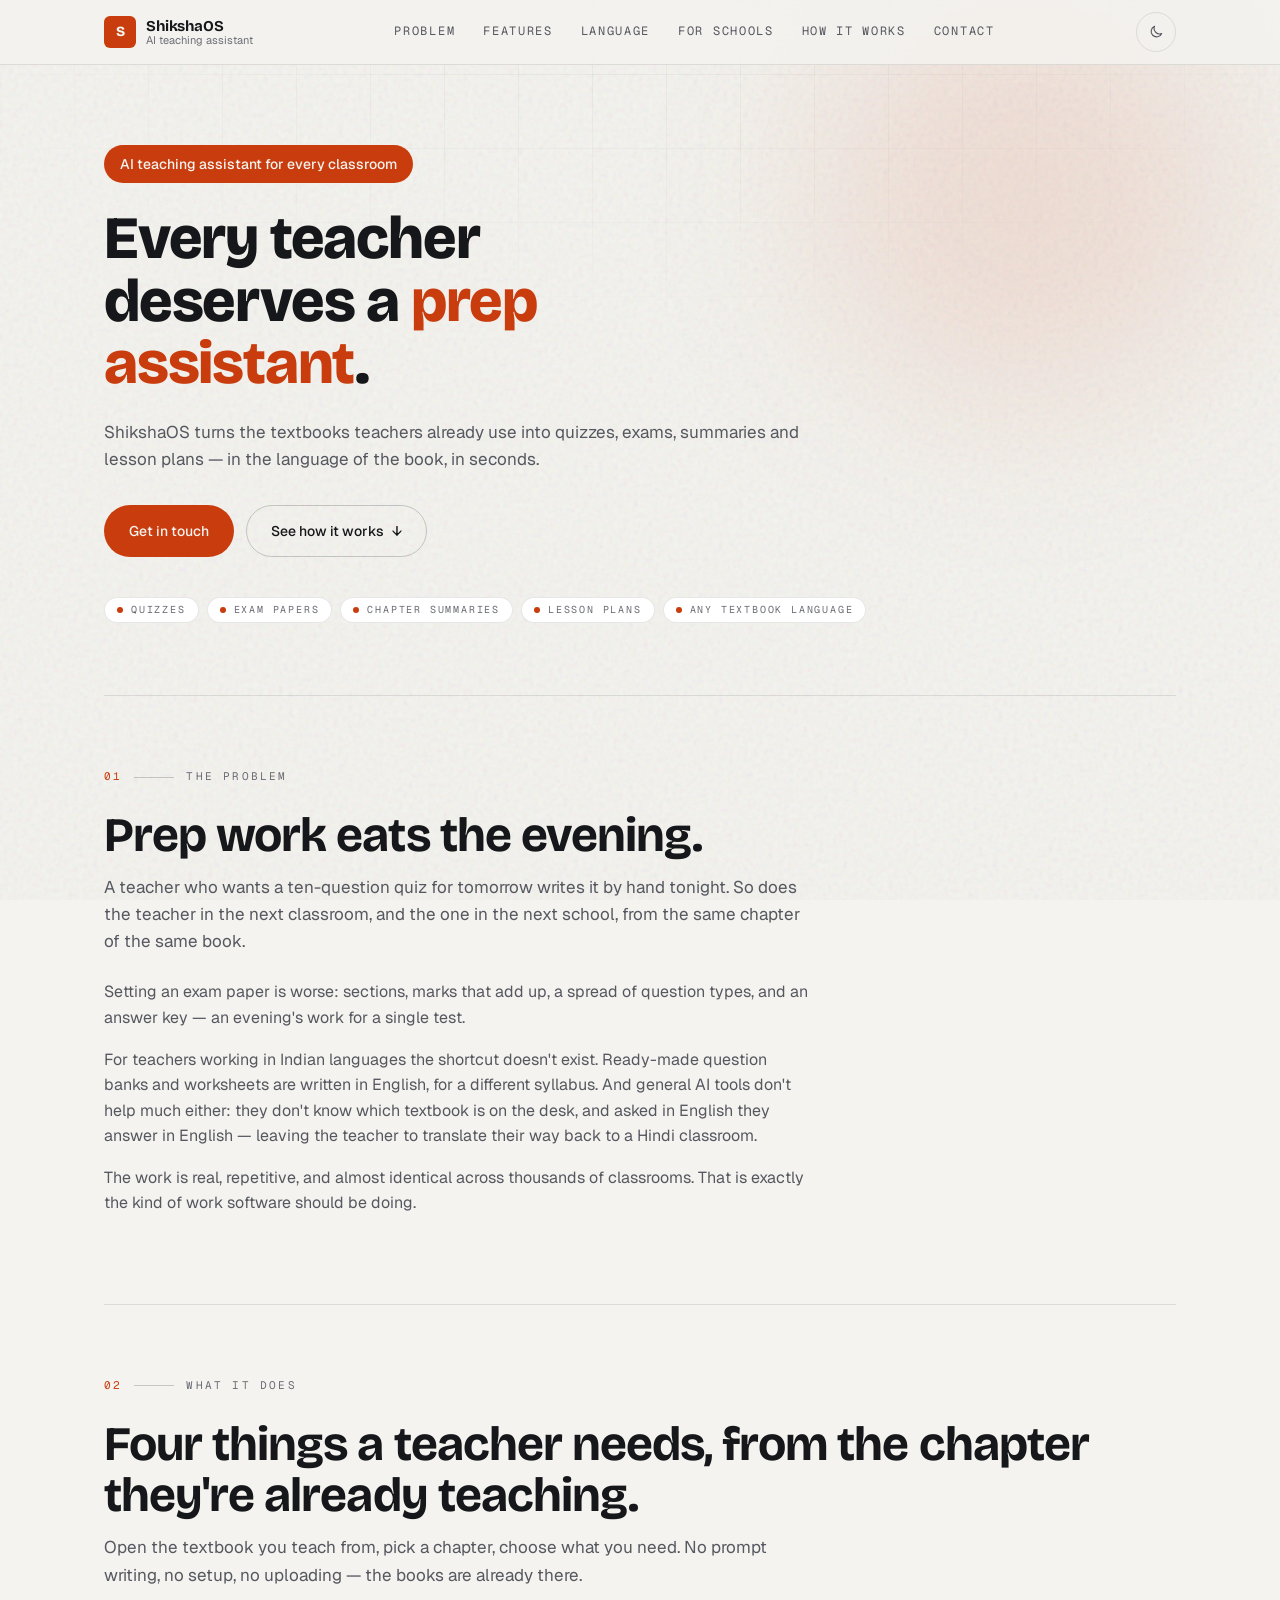
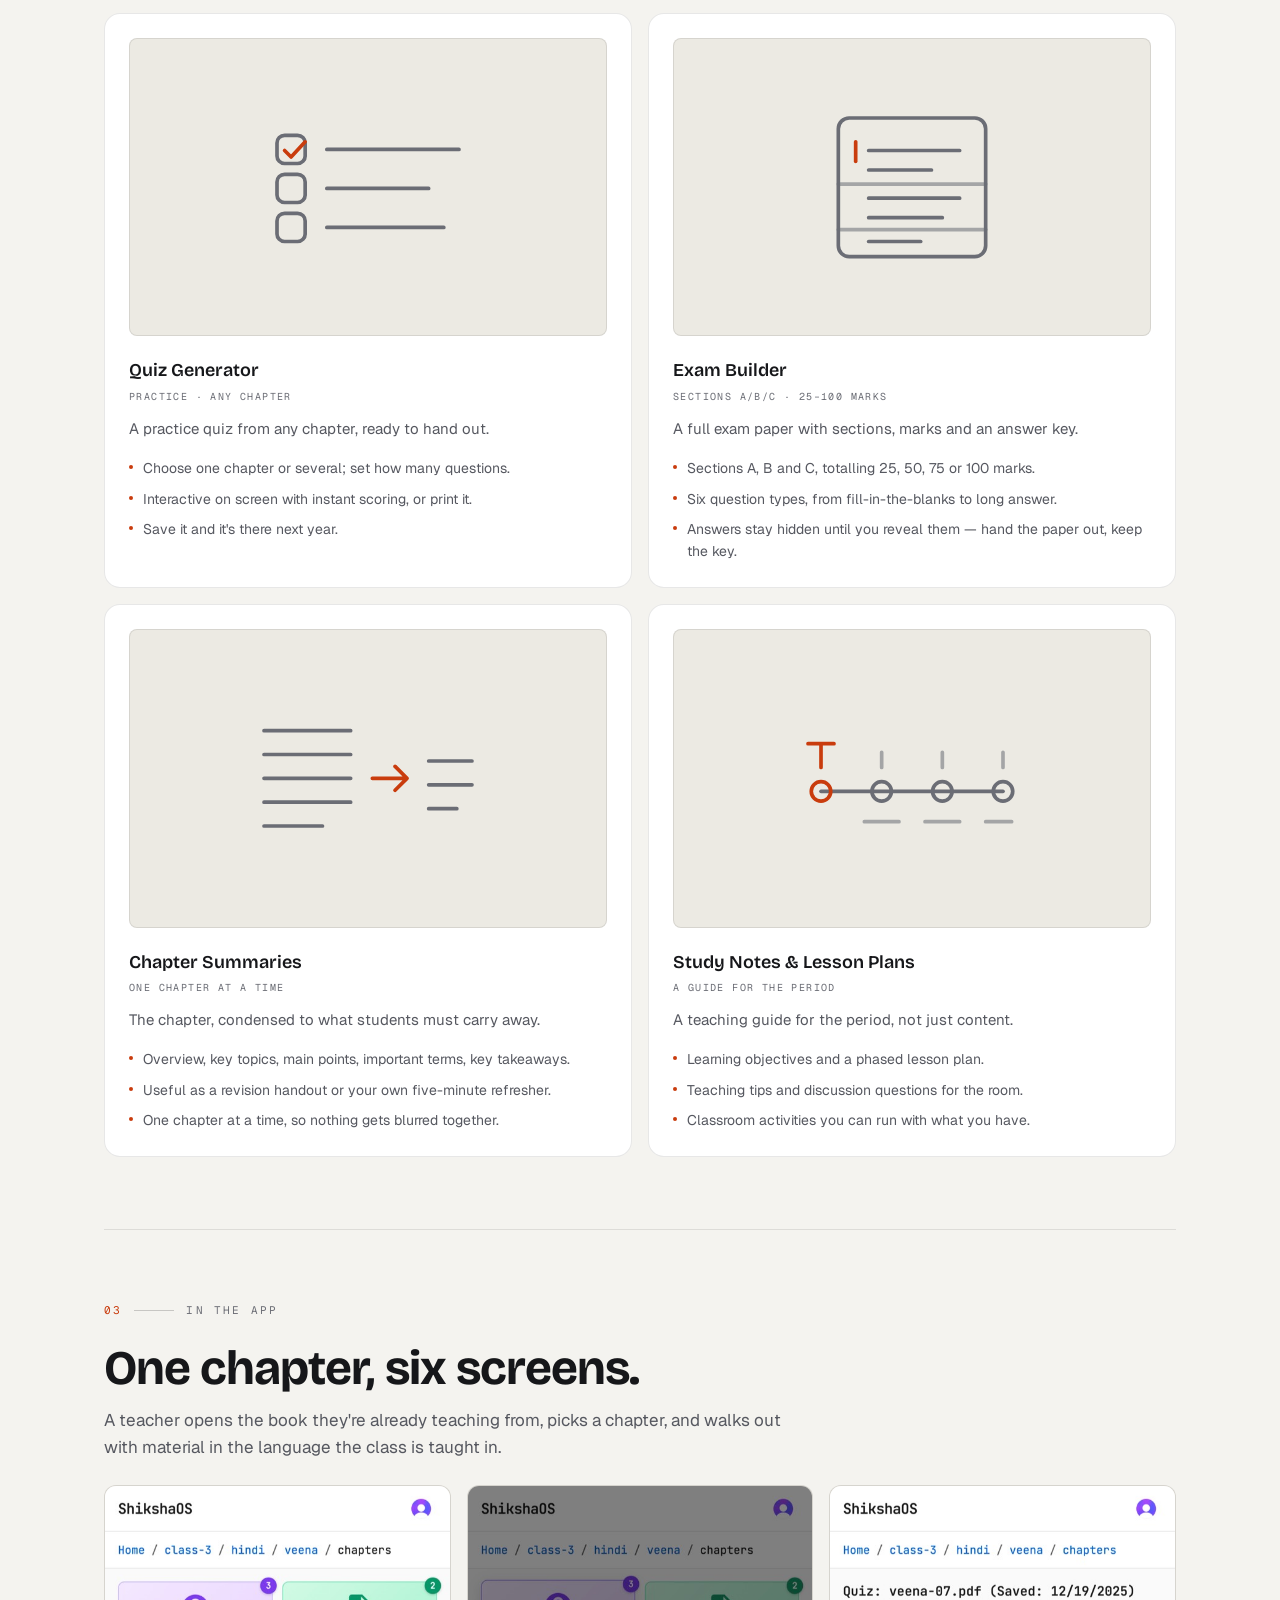
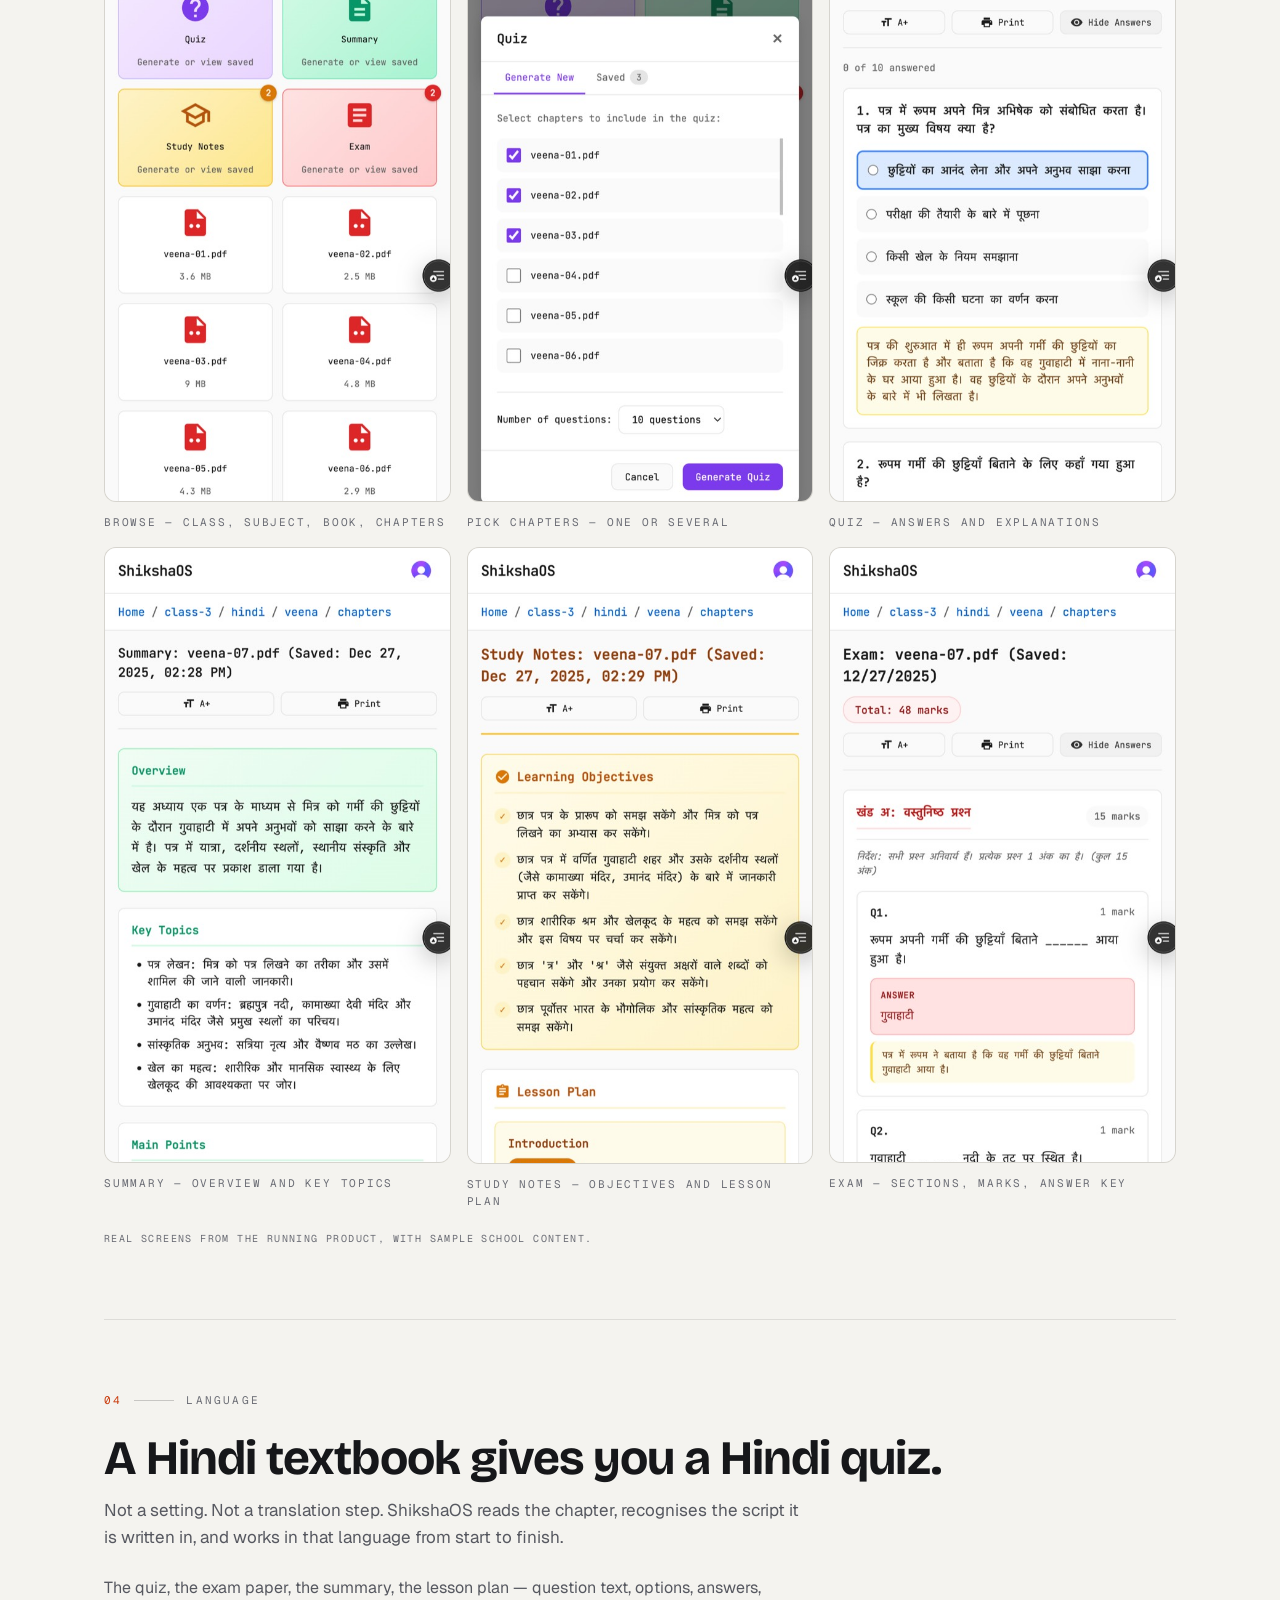
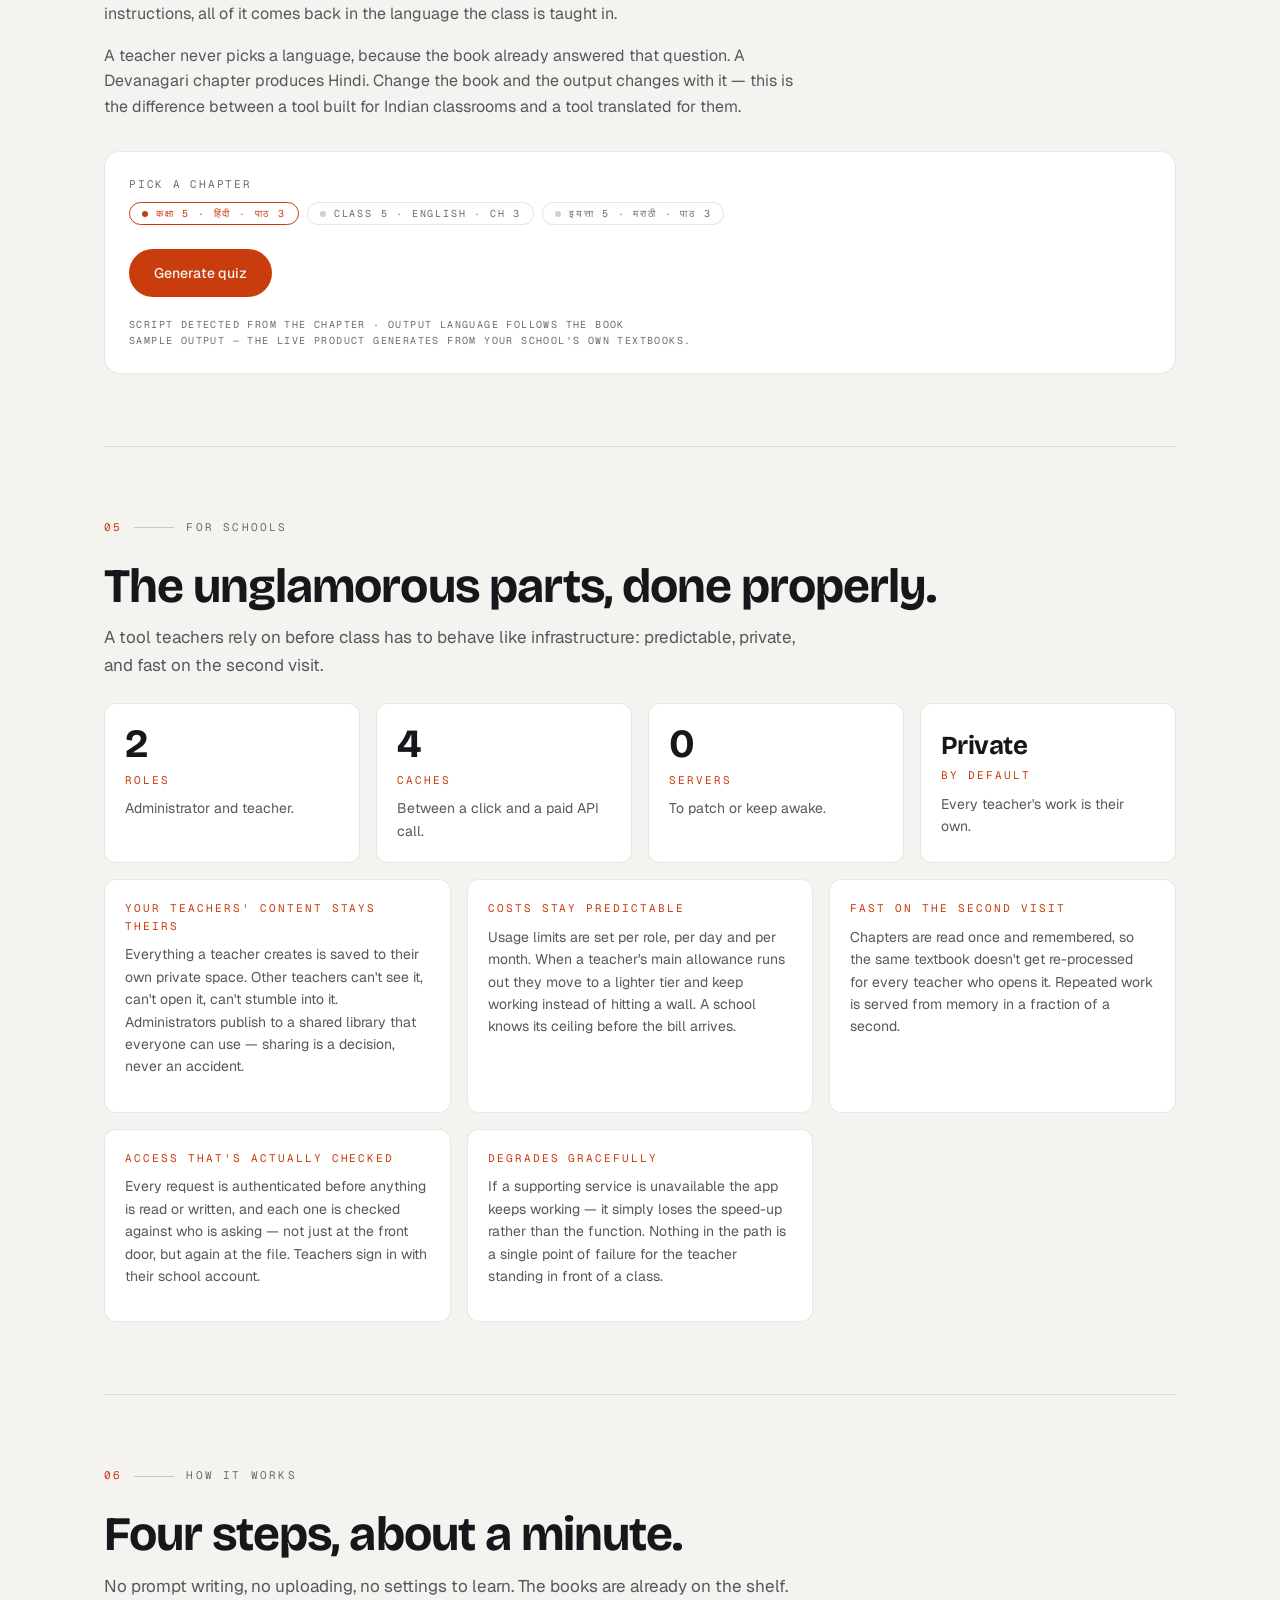
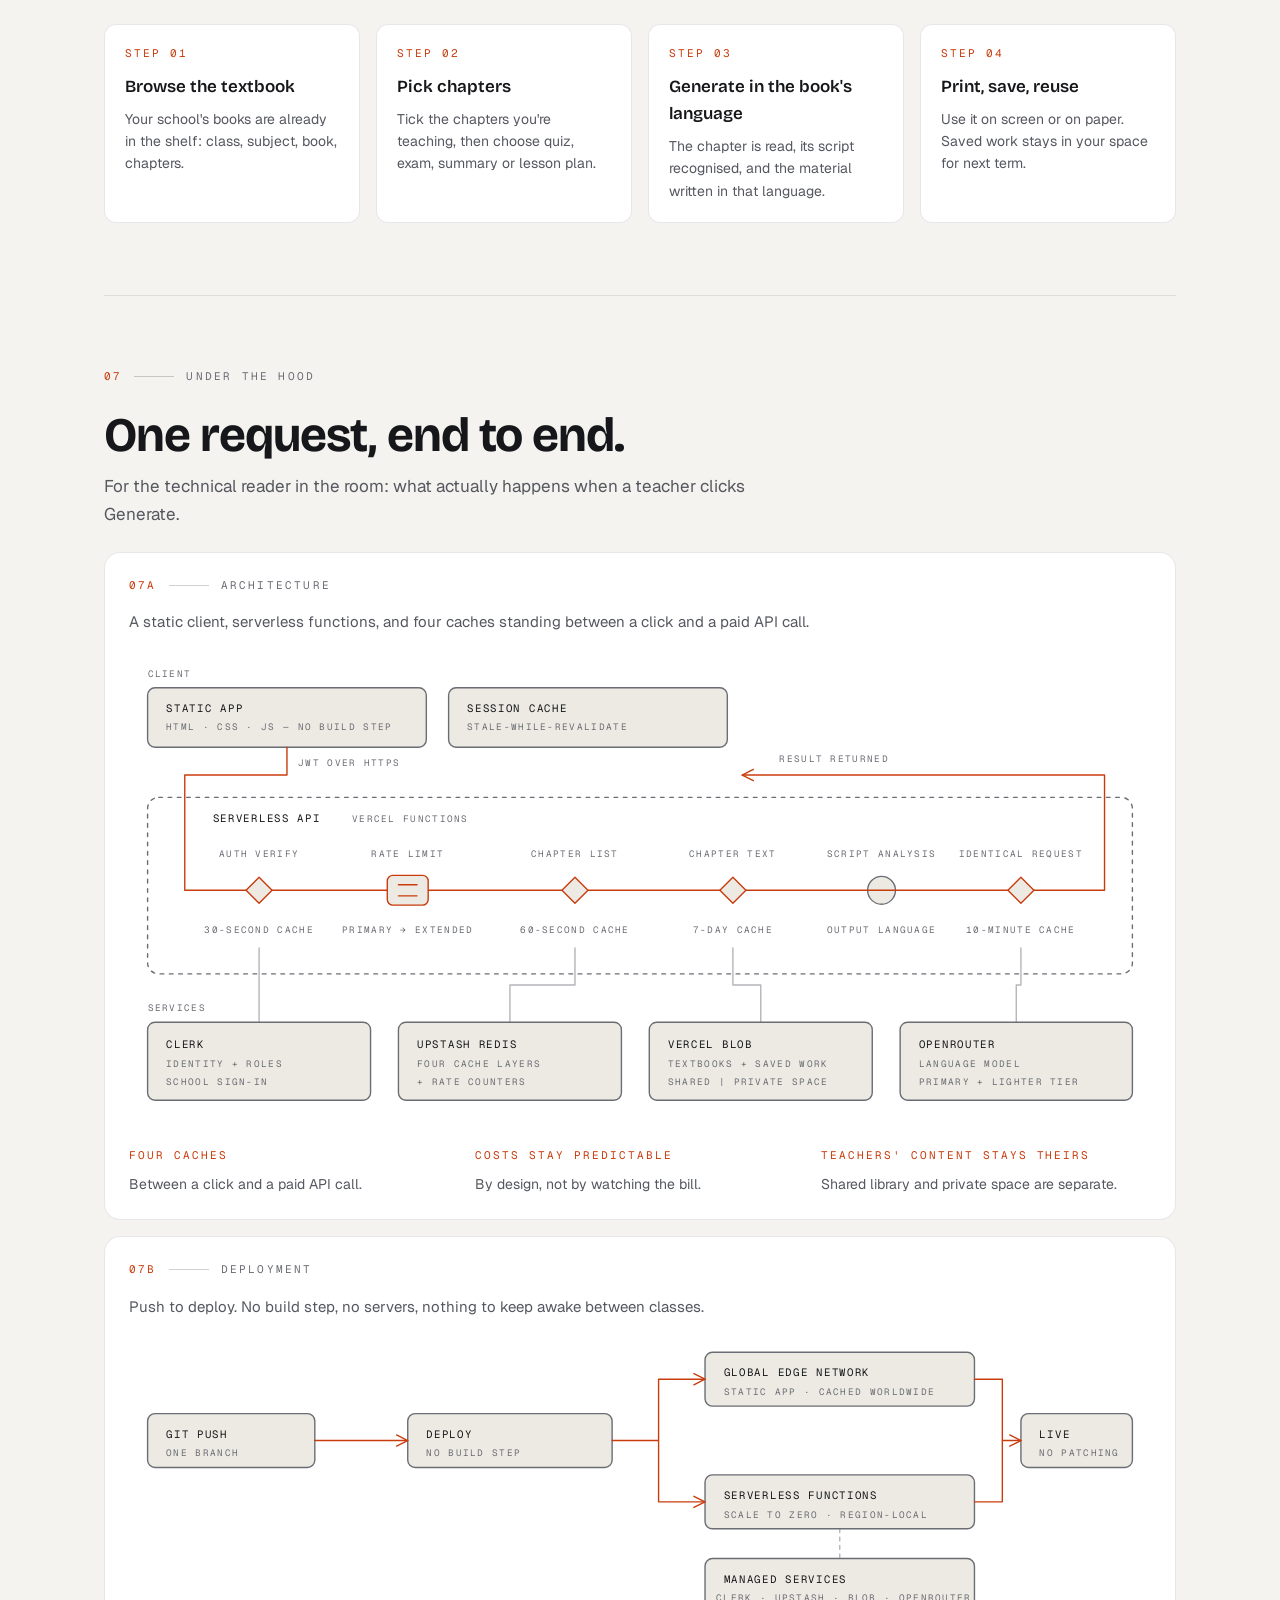
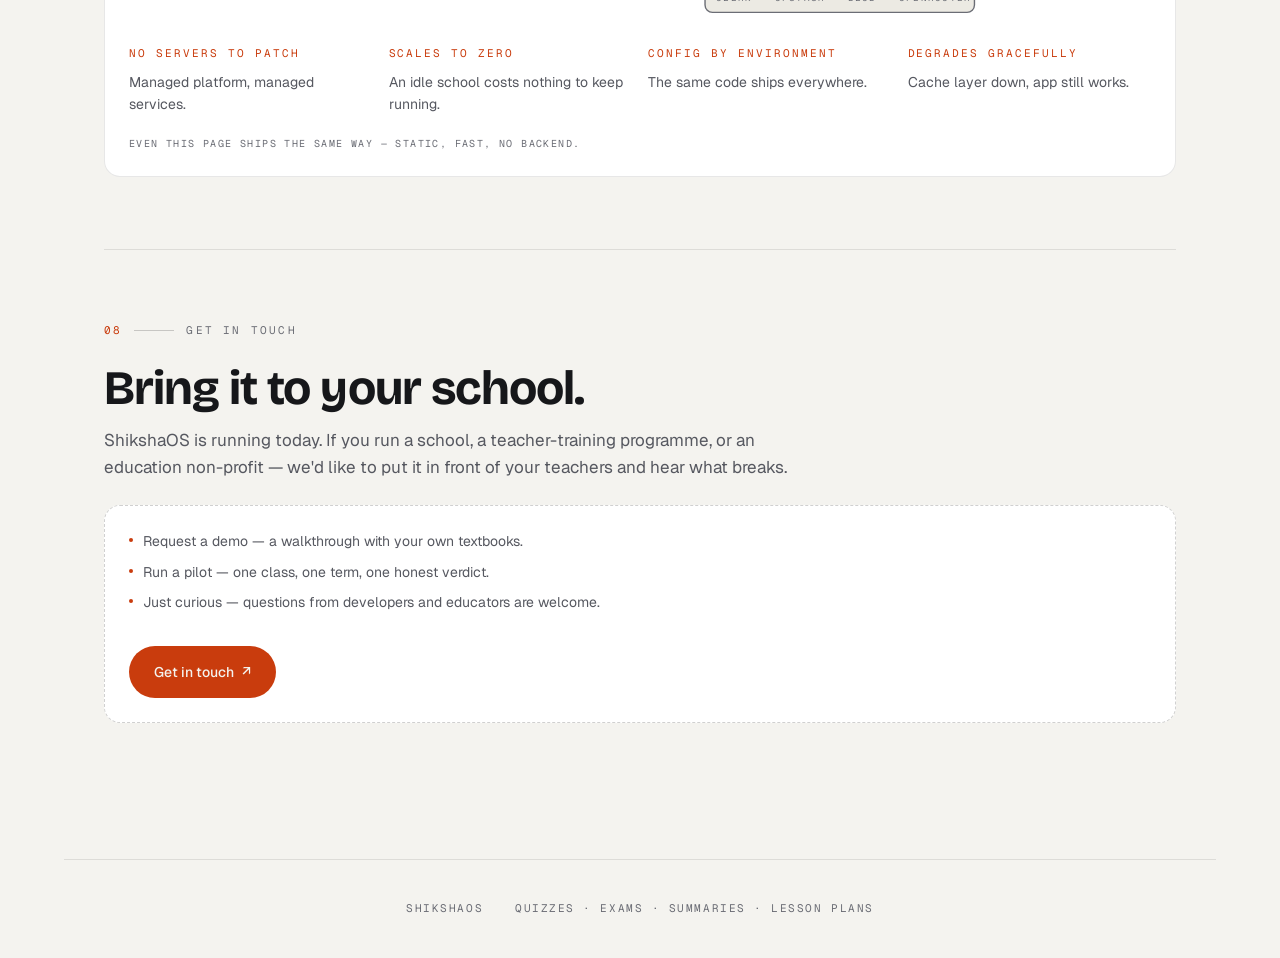
<file: index.html>
<!doctype html>
<html lang="en" data-theme="dark">
<head>
  <meta charset="utf-8" />
  <meta name="viewport" content="width=device-width, initial-scale=1" />
  <meta name="color-scheme" content="dark light" />
  <title>ShikshaOS — an AI teaching assistant for every classroom</title>
  <meta name="description" content="ShikshaOS turns the textbooks teachers already use into quizzes, exams, summaries and lesson plans — in the language of the book, in seconds." />

  <!-- Repo is shikshaos-showcase under github.com/van007 — change both URLs together if it moves. -->
  <link rel="canonical" href="https://van007.github.io/shikshaos-showcase/" />
  <link rel="icon" href="./favicon.svg" type="image/svg+xml" />

  <meta property="og:type" content="website" />
  <meta property="og:site_name" content="ShikshaOS" />
  <meta property="og:url" content="https://van007.github.io/shikshaos-showcase/" />
  <meta property="og:title" content="ShikshaOS — an AI teaching assistant for every classroom" />
  <meta property="og:description" content="Turns the textbooks teachers already use into quizzes, exams, summaries and lesson plans — in the language of the book, in seconds." />
  <meta property="og:image" content="https://van007.github.io/shikshaos-showcase/assets/og-image.png" />
  <meta property="og:image:width" content="1200" />
  <meta property="og:image:height" content="630" />
  <meta property="og:image:alt" content="ShikshaOS — every teacher deserves a prep assistant." />
  <meta name="twitter:card" content="summary_large_image" />

  <script type="application/ld+json">
  {"@context":"https://schema.org","@type":"SoftwareApplication","name":"ShikshaOS",
   "applicationCategory":"EducationalApplication","operatingSystem":"Web browser",
   "url":"https://van007.github.io/shikshaos-showcase/",
   "description":"An AI teaching assistant that turns the textbooks teachers already use into quizzes, exam papers, chapter summaries and lesson plans, in the language of the book.",
   "inLanguage":["en","hi","mr"]}
  </script>

  <!-- Resolve theme before first paint (no flash). -->
  <script>(function(){try{var e=localStorage.getItem('theme');
  if(e!=='light'&&e!=='dark'){e=matchMedia('(prefers-color-scheme: light)').matches?'light':'dark';}
  document.documentElement.dataset.theme=e;}catch(_){document.documentElement.dataset.theme='dark';}})();</script>

  <!-- Fonts: Bricolage Grotesque (display) · Geist (sans) · Geist Mono (mono) -->
  <link rel="preconnect" href="https://fonts.googleapis.com" />
  <link rel="preconnect" href="https://fonts.gstatic.com" crossorigin />
  <link href="https://fonts.googleapis.com/css2?family=Bricolage+Grotesque:opsz,wght@12..96,400..800&family=Geist:wght@400..700&family=Geist+Mono:wght@400..600&display=swap"
        rel="stylesheet" media="print" onload="this.media='all'" />
  <noscript><link href="https://fonts.googleapis.com/css2?family=Bricolage+Grotesque:opsz,wght@12..96,400..800&family=Geist:wght@400..700&family=Geist+Mono:wght@400..600&display=swap" rel="stylesheet" /></noscript>

  <link rel="stylesheet" href="./css/main.css" />
</head>

<body>
  <a class="skip" href="#top">Skip to content</a>
  <div aria-hidden="true" class="bg-grid"></div>
  <div aria-hidden="true" class="bg-grain"></div>

  <header class="site-header">
    <div class="site-header-inner">
      <a href="#top" class="brand-lockup">
        <span class="logo-tile">S</span>
        <span style="display:flex;flex-direction:column;line-height:1;">
          <span class="brand-name">ShikshaOS</span>
          <span class="brand-sub">AI teaching assistant</span>
        </span>
      </a>
      <nav class="nav" aria-label="Sections">
        <a class="navlink" href="#problem">Problem</a>
        <a class="navlink" href="#features">Features</a>
        <a class="navlink" href="#language">Language</a>
        <a class="navlink" href="#trust">For schools</a>
        <a class="navlink" href="#how">How it works</a>
        <a class="navlink" href="#contact">Contact</a>
      </nav>
      <div class="header-actions">
        <button class="icon-btn" id="themeToggle" aria-label="Toggle light and dark theme" title="Toggle theme">
          <svg class="theme-icon-sun" width="17" height="17" viewBox="0 0 24 24" fill="none" stroke="currentColor" stroke-width="1.7" stroke-linecap="round"><circle cx="12" cy="12" r="4.1"/><path d="M12 2.4v2.6M12 19v2.6M21.6 12H19M5 12H2.4M18.8 5.2l-1.8 1.8M7 17l-1.8 1.8M18.8 18.8L17 17M7 7 5.2 5.2"/></svg>
          <svg class="theme-icon-moon" width="16" height="16" viewBox="0 0 24 24" fill="none" stroke="currentColor" stroke-width="1.7" stroke-linecap="round" stroke-linejoin="round"><path d="M20.5 14.2A8.2 8.2 0 0 1 9.8 3.5a8.2 8.2 0 1 0 10.7 10.7Z"/></svg>
        </button>
        <button class="icon-btn nav-toggle" id="navToggle" aria-label="Open menu" aria-expanded="false" aria-controls="mobileNav">
          <svg class="nav-icon-bars" width="17" height="17" viewBox="0 0 24 24" fill="none" stroke="currentColor" stroke-width="1.7" stroke-linecap="round"><path d="M3.5 6.5h17M3.5 12h17M3.5 17.5h17"/></svg>
          <svg class="nav-icon-close" width="17" height="17" viewBox="0 0 24 24" fill="none" stroke="currentColor" stroke-width="1.7" stroke-linecap="round"><path d="M5.5 5.5l13 13M18.5 5.5l-13 13"/></svg>
        </button>
      </div>
    </div>

    <!-- Mobile counterpart of .nav — drops out of the header below 860px. -->
    <nav class="mobile-nav" id="mobileNav" aria-label="Sections">
      <a class="m-navlink" href="#problem">Problem</a>
      <a class="m-navlink" href="#features">Features</a>
      <a class="m-navlink" href="#language">Language</a>
      <a class="m-navlink" href="#trust">For schools</a>
      <a class="m-navlink" href="#how">How it works</a>
      <a class="m-navlink" href="#contact">Contact</a>
    </nav>
  </header>

  <main class="wrap" id="top">

    <!-- ============================ HERO ============================ -->
    <section class="hero">
      <div class="hero-glow" aria-hidden="true"></div>
      <span class="pill rise" style="animation-delay:.05s">AI teaching assistant for every classroom</span>
      <h1 class="display rise" style="animation-delay:.12s">Every teacher deserves a <span class="spark">prep assistant</span>.</h1>
      <p class="lede rise" style="animation-delay:.2s">
        ShikshaOS turns the textbooks teachers already use into quizzes, exams, summaries and
        lesson plans — in the language of the book, in seconds.
      </p>
      <div class="cta-row rise" style="animation-delay:.26s">
        <a class="btn btn-primary" href="#contact">Get in touch</a>
        <a class="btn btn-ghost" href="#how">See how it works <span class="arw" aria-hidden="true">↓</span></a>
      </div>
      <div class="tag-row rise" style="animation-delay:.32s">
        <span class="tag"><span class="dot"></span>Quizzes</span>
        <span class="tag"><span class="dot"></span>Exam papers</span>
        <span class="tag"><span class="dot"></span>Chapter summaries</span>
        <span class="tag"><span class="dot"></span>Lesson plans</span>
        <span class="tag"><span class="dot"></span>Any textbook language</span>
      </div>
    </section>

    <!-- ========================== THE PROBLEM ======================== -->
    <section class="block" id="problem" data-reveal>
      <div class="eyebrow"><span class="idx">01</span><span class="rule"></span><span>The problem</span></div>
      <h2 class="display">Prep work eats the evening.</h2>
      <p class="lede">
        A teacher who wants a ten-question quiz for tomorrow writes it by hand tonight. So does
        the teacher in the next classroom, and the one in the next school, from the same chapter
        of the same book.
      </p>
      <p class="body">
        Setting an exam paper is worse: sections, marks that add up, a spread of question types,
        and an answer key — an evening's work for a single test.
      </p>
      <p class="body">
        For teachers working in Indian languages the shortcut doesn't exist. Ready-made question
        banks and worksheets are written in English, for a different syllabus. And general AI
        tools don't help much either: they don't know which textbook is on the desk, and asked in
        English they answer in English — leaving the teacher to translate their way back to a
        Hindi classroom.
      </p>
      <p class="body">
        The work is real, repetitive, and almost identical across thousands of classrooms. That
        is exactly the kind of work software should be doing.
      </p>
    </section>

    <!-- ======================== WHAT IT DOES ========================= -->
    <section class="block" id="features" data-reveal>
      <div class="eyebrow"><span class="idx">02</span><span class="rule"></span><span>What it does</span></div>
      <h2 class="display">Four things a teacher needs, from the chapter they're already teaching.</h2>
      <p class="lede">
        Open the textbook you teach from, pick a chapter, choose what you need. No prompt writing,
        no setup, no uploading — the books are already there.
      </p>

      <div class="grid cols-2">
        <article class="card-lg">
          <div class="well">
            <!-- motif: checklist -->
            <svg class="ico" width="120" height="76" viewBox="0 0 120 76" fill="none" stroke="currentColor" stroke-width="1.7" stroke-linecap="round" stroke-linejoin="round" aria-hidden="true">
              <rect x="18" y="14" width="13" height="13" rx="3.5" />
              <rect x="18" y="32" width="13" height="13" rx="3.5" />
              <rect x="18" y="50" width="13" height="13" rx="3.5" />
              <path d="M41 20.5h61M41 38.5h47M41 56.5h54" />
              <g class="accent"><path d="M21.5 21l3 3 6.5-7" /></g>
            </svg>
          </div>
          <h3 class="name">Quiz Generator</h3>
          <div class="cat">Practice · any chapter</div>
          <p class="body" style="margin:.75rem 0 0;font-size:.9375rem;">A practice quiz from any chapter, ready to hand out.</p>
          <ul class="impact">
            <li>Choose one chapter or several; set how many questions.</li>
            <li>Interactive on screen with instant scoring, or print it.</li>
            <li>Save it and it's there next year.</li>
          </ul>
        </article>

        <article class="card-lg">
          <div class="well">
            <!-- motif: exam paper with sections -->
            <svg class="ico" width="120" height="76" viewBox="0 0 120 76" fill="none" stroke="currentColor" stroke-width="1.7" stroke-linecap="round" stroke-linejoin="round" aria-hidden="true">
              <rect x="26" y="6" width="68" height="64" rx="5" />
              <path d="M40 21h42M40 30h29" />
              <path d="M40 43h42M40 52h34" />
              <path d="M40 63h24" />
              <path d="M26 36.5h68" opacity=".55" />
              <path d="M26 57.5h68" opacity=".55" />
              <g class="accent"><path d="M34 17v9" /></g>
            </svg>
          </div>
          <h3 class="name">Exam Builder</h3>
          <div class="cat">Sections A/B/C · 25–100 marks</div>
          <p class="body" style="margin:.75rem 0 0;font-size:.9375rem;">A full exam paper with sections, marks and an answer key.</p>
          <ul class="impact">
            <li>Sections A, B and C, totalling 25, 50, 75 or 100 marks.</li>
            <li>Six question types, from fill-in-the-blanks to long answer.</li>
            <li>Answers stay hidden until you reveal them — hand the paper out, keep the key.</li>
          </ul>
        </article>

        <article class="card-lg">
          <div class="well">
            <!-- motif: long lines compressed to short -->
            <svg class="ico" width="120" height="76" viewBox="0 0 120 76" fill="none" stroke="currentColor" stroke-width="1.7" stroke-linecap="round" stroke-linejoin="round" aria-hidden="true">
              <path d="M12 16h40M12 27h40M12 38h40M12 49h40M12 60h27" />
              <path d="M88 30h20M88 41h20M88 52h13" />
              <g class="accent"><path d="M62 38h16m-5.5-5.5 5.5 5.5-5.5 5.5" /></g>
            </svg>
          </div>
          <h3 class="name">Chapter Summaries</h3>
          <div class="cat">One chapter at a time</div>
          <p class="body" style="margin:.75rem 0 0;font-size:.9375rem;">The chapter, condensed to what students must carry away.</p>
          <ul class="impact">
            <li>Overview, key topics, main points, important terms, key takeaways.</li>
            <li>Useful as a revision handout or your own five-minute refresher.</li>
            <li>One chapter at a time, so nothing gets blurred together.</li>
          </ul>
        </article>

        <article class="card-lg">
          <div class="well">
            <!-- motif: lesson timeline -->
            <svg class="ico" width="120" height="76" viewBox="0 0 120 76" fill="none" stroke="currentColor" stroke-width="1.7" stroke-linecap="round" stroke-linejoin="round" aria-hidden="true">
              <path d="M18 44h84" />
              <circle cx="46" cy="44" r="4.5" />
              <circle cx="74" cy="44" r="4.5" />
              <circle cx="102" cy="44" r="4.5" />
              <path d="M46 33v-7M74 33v-7M102 33v-7" opacity=".55" />
              <path d="M38 58h16M66 58h16M94 58h12" opacity=".55" />
              <g class="accent">
                <circle cx="18" cy="44" r="4.5" />
                <path d="M18 33V22M12 22h12" />
              </g>
            </svg>
          </div>
          <h3 class="name">Study Notes &amp; Lesson Plans</h3>
          <div class="cat">A guide for the period</div>
          <p class="body" style="margin:.75rem 0 0;font-size:.9375rem;">A teaching guide for the period, not just content.</p>
          <ul class="impact">
            <li>Learning objectives and a phased lesson plan.</li>
            <li>Teaching tips and discussion questions for the room.</li>
            <li>Classroom activities you can run with what you have.</li>
          </ul>
        </article>
      </div>
    </section>

    <!-- ========================== IN THE APP ========================= -->
    <section class="block" id="screens" data-reveal>
      <div class="eyebrow"><span class="idx">03</span><span class="rule"></span><span>In the app</span></div>
      <h2 class="display">One chapter, six screens.</h2>
      <p class="lede">
        A teacher opens the book they're already teaching from, picks a chapter, and walks out
        with material in the language the class is taught in.
      </p>

      <div class="grid cols-3">
        <figure class="shot">
          <div class="frame">
            <img src="./assets/screens/browse.jpg" width="560" height="1213" loading="lazy" decoding="async"
                 alt="The chapters folder in ShikshaOS: cards for Quiz, Summary, Study Notes and Exam above a grid of chapter PDFs." />
          </div>
          <figcaption>Browse — class, subject, book, chapters</figcaption>
        </figure>
        <figure class="shot">
          <div class="frame">
            <img src="./assets/screens/select.jpg" width="560" height="1213" loading="lazy" decoding="async"
                 alt="The quiz dialog with three chapters ticked and a question-count selector set to ten questions." />
          </div>
          <figcaption>Pick chapters — one or several</figcaption>
        </figure>
        <figure class="shot">
          <div class="frame">
            <img src="./assets/screens/quiz.jpg" width="560" height="1213" loading="lazy" decoding="async"
                 alt="A generated quiz in Hindi with multiple-choice options, the correct answer highlighted and an explanation below it." />
          </div>
          <figcaption>Quiz — answers and explanations</figcaption>
        </figure>
        <figure class="shot">
          <div class="frame">
            <img src="./assets/screens/summary.jpg" width="560" height="1213" loading="lazy" decoding="async"
                 alt="A chapter summary in Hindi with Overview, Key Topics and Main Points sections." />
          </div>
          <figcaption>Summary — overview and key topics</figcaption>
        </figure>
        <figure class="shot">
          <div class="frame">
            <img src="./assets/screens/notes.jpg" width="560" height="1213" loading="lazy" decoding="async"
                 alt="Study notes in Hindi listing learning objectives and a timed lesson plan with activities and materials." />
          </div>
          <figcaption>Study notes — objectives and lesson plan</figcaption>
        </figure>
        <figure class="shot">
          <div class="frame">
            <img src="./assets/screens/exam.jpg" width="560" height="1213" loading="lazy" decoding="async"
                 alt="An exam paper in Hindi showing Section A worth fifteen marks, with per-question marks and the answer key revealed." />
          </div>
          <figcaption>Exam — sections, marks, answer key</figcaption>
        </figure>
      </div>

      <p class="demo-note">Real screens from the running product, with sample school content.</p>
    </section>

    <!-- ====================== LANGUAGE + DEMO ======================== -->
    <section class="block" id="language" data-reveal>
      <div class="eyebrow"><span class="idx">04</span><span class="rule"></span><span>Language</span></div>
      <h2 class="display">A Hindi textbook gives you a Hindi quiz.</h2>
      <p class="lede">
        Not a setting. Not a translation step. ShikshaOS reads the chapter, recognises the script
        it is written in, and works in that language from start to finish.
      </p>
      <p class="body">
        The quiz, the exam paper, the summary, the lesson plan — question text, options, answers,
        instructions, all of it comes back in the language the class is taught in.
      </p>
      <p class="body">
        A teacher never picks a language, because the book already answered that question. A
        Devanagari chapter produces Hindi. Change the book and the output changes with it — this
        is the difference between a tool built for Indian classrooms and a tool translated for them.
      </p>

      <div class="panel" style="margin-top:2rem;">
        <span class="field-label" id="demoChipsLabel">Pick a chapter</span>
        <div class="chip-row" id="demoChips" role="group" aria-labelledby="demoChipsLabel">
          <button class="tag" type="button" data-lang="hi" aria-pressed="true"><span class="dot"></span><span lang="hi">कक्षा 5 · हिंदी · पाठ 3</span></button>
          <button class="tag" type="button" data-lang="en" aria-pressed="false"><span class="dot"></span>Class 5 · English · Ch 3</button>
          <button class="tag" type="button" data-lang="mr" aria-pressed="false"><span class="dot"></span><span lang="mr">इयत्ता 5 · मराठी · पाठ 3</span></button>
        </div>
        <div class="demo-actions">
          <button class="btn btn-primary" type="button" id="demoRun">Generate quiz</button>
          <button class="btn btn-ghost btn-sm" type="button" id="demoAns" hidden>Show answers</button>
        </div>
        <div class="demo-out" id="demoOut" aria-live="polite"></div>
        <p class="demo-note">
          Script detected from the chapter · output language follows the book<br />
          Sample output — the live product generates from your school's own textbooks.
        </p>
      </div>
    </section>

    <!-- ======================= FOR SCHOOLS =========================== -->
    <section class="block" id="trust" data-reveal>
      <div class="eyebrow"><span class="idx">05</span><span class="rule"></span><span>For schools</span></div>
      <h2 class="display">The unglamorous parts, done properly.</h2>
      <p class="lede">
        A tool teachers rely on before class has to behave like infrastructure: predictable,
        private, and fast on the second visit.
      </p>

      <div class="grid cols-4" style="margin-bottom:1rem;">
        <div class="card"><div class="stat">2</div><div class="meta-key" style="margin-top:.5rem;">Roles</div><div class="meta-val">Administrator and teacher.</div></div>
        <div class="card"><div class="stat">4</div><div class="meta-key" style="margin-top:.5rem;">Caches</div><div class="meta-val">Between a click and a paid API call.</div></div>
        <div class="card"><div class="stat">0</div><div class="meta-key" style="margin-top:.5rem;">Servers</div><div class="meta-val">To patch or keep awake.</div></div>
        <div class="card"><div class="stat txt">Private</div><div class="meta-key" style="margin-top:.5rem;">By default</div><div class="meta-val">Every teacher's work is their own.</div></div>
      </div>

      <div class="grid cols-3">
        <div class="card">
          <h3 class="meta-key">Your teachers' content stays theirs</h3>
          <p class="meta-val">
            Everything a teacher creates is saved to their own private space. Other teachers can't
            see it, can't open it, can't stumble into it. Administrators publish to a shared library
            that everyone can use — sharing is a decision, never an accident.
          </p>
        </div>
        <div class="card">
          <h3 class="meta-key">Costs stay predictable</h3>
          <p class="meta-val">
            Usage limits are set per role, per day and per month. When a teacher's main allowance
            runs out they move to a lighter tier and keep working instead of hitting a wall. A
            school knows its ceiling before the bill arrives.
          </p>
        </div>
        <div class="card">
          <h3 class="meta-key">Fast on the second visit</h3>
          <p class="meta-val">
            Chapters are read once and remembered, so the same textbook doesn't get re-processed
            for every teacher who opens it. Repeated work is served from memory in a fraction of a
            second.
          </p>
        </div>
        <div class="card">
          <h3 class="meta-key">Access that's actually checked</h3>
          <p class="meta-val">
            Every request is authenticated before anything is read or written, and each one is
            checked against who is asking — not just at the front door, but again at the file.
            Teachers sign in with their school account.
          </p>
        </div>
        <div class="card">
          <h3 class="meta-key">Degrades gracefully</h3>
          <p class="meta-val">
            If a supporting service is unavailable the app keeps working — it simply loses the
            speed-up rather than the function. Nothing in the path is a single point of failure for
            the teacher standing in front of a class.
          </p>
        </div>
      </div>
    </section>

    <!-- ======================= HOW IT WORKS ========================== -->
    <section class="block" id="how" data-reveal>
      <div class="eyebrow"><span class="idx">06</span><span class="rule"></span><span>How it works</span></div>
      <h2 class="display">Four steps, about a minute.</h2>
      <p class="lede">
        No prompt writing, no uploading, no settings to learn. The books are already on the shelf.
      </p>

      <div class="grid cols-4">
        <div class="card step">
          <div class="num">STEP 01</div>
          <h3>Browse the textbook</h3>
          <p>Your school's books are already in the shelf: class, subject, book, chapters.</p>
        </div>
        <div class="card step">
          <div class="num">STEP 02</div>
          <h3>Pick chapters</h3>
          <p>Tick the chapters you're teaching, then choose quiz, exam, summary or lesson plan.</p>
        </div>
        <div class="card step">
          <div class="num">STEP 03</div>
          <h3>Generate in the book's language</h3>
          <p>The chapter is read, its script recognised, and the material written in that language.</p>
        </div>
        <div class="card step">
          <div class="num">STEP 04</div>
          <h3>Print, save, reuse</h3>
          <p>Use it on screen or on paper. Saved work stays in your space for next term.</p>
        </div>
      </div>
    </section>

    <!-- ======================= UNDER THE HOOD ======================== -->
    <section class="block" id="arch" data-reveal>
      <div class="eyebrow"><span class="idx">07</span><span class="rule"></span><span>Under the hood</span></div>
      <h2 class="display">One request, end to end.</h2>
      <p class="lede">
        For the technical reader in the room: what actually happens when a teacher clicks Generate.
      </p>

      <!-- ---------------- Infographic A — runtime architecture ---------------- -->
      <div class="panel">
        <div class="eyebrow" style="margin-bottom:1rem;"><span class="idx">07a</span><span class="rule"></span><span>Architecture</span></div>
        <p class="body" style="margin:0 0 1.5rem;font-size:.9375rem;">
          A static client, serverless functions, and four caches standing between a click and a
          paid API call.
        </p>

        <div class="dgm-scroll">
          <svg class="dgm" viewBox="0 0 1100 500" role="img"
               aria-label="Runtime architecture: a static client sends an authenticated request to serverless functions, which pass through an auth cache, a rate-limit gate, a chapter-list cache, a chapter-text cache, script detection and an identical-request cache before returning generated material."
               fill="none" stroke="currentColor" stroke-width="1.5" stroke-linecap="round" stroke-linejoin="round">

            <!-- Client lane -->
            <text x="20" y="20">CLIENT</text>
            <rect class="node" x="20" y="32" width="300" height="64" rx="8" />
            <text class="t" x="40" y="58">STATIC APP</text>
            <text x="40" y="78">HTML · CSS · JS — NO BUILD STEP</text>
            <rect class="node" x="344" y="32" width="300" height="64" rx="8" />
            <text class="t" x="364" y="58">SESSION CACHE</text>
            <text x="364" y="78">STALE-WHILE-REVALIDATE</text>

            <!-- Serverless lane -->
            <rect class="pane" x="20" y="150" width="1060" height="190" rx="12" />
            <text class="t" x="90" y="176">SERVERLESS API</text>
            <text x="240" y="176">VERCEL FUNCTIONS</text>

            <!-- Stop labels -->
            <text x="140" y="214" text-anchor="middle">AUTH VERIFY</text>
            <text x="140" y="296" text-anchor="middle">30-SECOND CACHE</text>
            <text x="300" y="214" text-anchor="middle">RATE LIMIT</text>
            <text x="300" y="296" text-anchor="middle">PRIMARY → EXTENDED</text>
            <text x="480" y="214" text-anchor="middle">CHAPTER LIST</text>
            <text x="480" y="296" text-anchor="middle">60-SECOND CACHE</text>
            <text x="650" y="214" text-anchor="middle">CHAPTER TEXT</text>
            <text x="650" y="296" text-anchor="middle">7-DAY CACHE</text>
            <text x="810" y="214" text-anchor="middle">SCRIPT ANALYSIS</text>
            <text x="810" y="296" text-anchor="middle">OUTPUT LANGUAGE</text>
            <text x="960" y="214" text-anchor="middle">IDENTICAL REQUEST</text>
            <text x="960" y="296" text-anchor="middle">10-MINUTE CACHE</text>
            <text x="182" y="116">JWT OVER HTTPS</text>
            <text x="700" y="112">RESULT RETURNED</text>

            <!-- Language step marker (not a cache) -->
            <circle cx="810" cy="250" r="15" fill="var(--surface-2)" />

            <!-- Service connectors -->
            <path d="M140 312V392" opacity=".5" />
            <path d="M480 312V352h-70v40" opacity=".5" />
            <path d="M650 312V352h30v40" opacity=".5" />
            <path d="M960 312V352h-5v40" opacity=".5" />

            <!-- Services lane -->
            <text x="20" y="380">SERVICES</text>
            <rect class="node" x="20" y="392" width="240" height="84" rx="8" />
            <text class="t" x="40" y="420">CLERK</text>
            <text x="40" y="440">IDENTITY + ROLES</text>
            <text x="40" y="460">SCHOOL SIGN-IN</text>

            <rect class="node" x="290" y="392" width="240" height="84" rx="8" />
            <text class="t" x="310" y="420">UPSTASH REDIS</text>
            <text x="310" y="440">FOUR CACHE LAYERS</text>
            <text x="310" y="460">+ RATE COUNTERS</text>

            <rect class="node" x="560" y="392" width="240" height="84" rx="8" />
            <text class="t" x="580" y="420">VERCEL BLOB</text>
            <text x="580" y="440">TEXTBOOKS + SAVED WORK</text>
            <text x="580" y="460">SHARED | PRIVATE SPACE</text>

            <rect class="node" x="830" y="392" width="250" height="84" rx="8" />
            <text class="t" x="850" y="420">OPENROUTER</text>
            <text x="850" y="440">LANGUAGE MODEL</text>
            <text x="850" y="460">PRIMARY + LIGHTER TIER</text>

            <!-- The one accent group: the happy path + its checkpoints -->
            <g class="accent">
              <path class="flow" pathLength="1" d="M170 96V126H60V250H1050V126H660" />
              <path d="M672 120l-12 6 12 6" />
              <path class="ck" style="transition-delay:.9s" d="M140 236l14 14-14 14-14-14Z" />
              <rect class="gate" style="transition-delay:1s" x="278" y="234" width="44" height="32" rx="6" />
              <path class="gate" style="transition-delay:1s" d="M290 244h20M290 256h20" />
              <path class="ck" style="transition-delay:1.1s" d="M480 236l14 14-14 14-14-14Z" />
              <path class="ck" style="transition-delay:1.2s" d="M650 236l14 14-14 14-14-14Z" />
              <path class="ck" style="transition-delay:1.4s" d="M960 236l14 14-14 14-14-14Z" />
            </g>
          </svg>
        </div>

        <ol class="vh">
          <li>A teacher clicks Generate in the static client.</li>
          <li>The request travels to a serverless function as a signed token over HTTPS.</li>
          <li>Identity is verified, with a 30-second cache in front of it.</li>
          <li>A rate-limit gate checks the teacher's allowance, falling back to an extended tier.</li>
          <li>The chapter list is read, cached for 60 seconds.</li>
          <li>The chapter text is extracted, cached for 7 days.</li>
          <li>The chapter's script is analysed and fixes the output language.</li>
          <li>Generation runs, with identical requests reused for 10 minutes.</li>
          <li>The finished material is returned to the client.</li>
        </ol>

        <div class="grid cols-3 dgm-cap">
          <div><div class="meta-key">Four caches</div><div class="meta-val">Between a click and a paid API call.</div></div>
          <div><div class="meta-key">Costs stay predictable</div><div class="meta-val">By design, not by watching the bill.</div></div>
          <div><div class="meta-key">Teachers' content stays theirs</div><div class="meta-val">Shared library and private space are separate.</div></div>
        </div>
      </div>

      <!-- ---------------- Infographic B — deployment topology ---------------- -->
      <div class="panel" style="margin-top:1rem;">
        <div class="eyebrow" style="margin-bottom:1rem;"><span class="idx">07b</span><span class="rule"></span><span>Deployment</span></div>
        <p class="body" style="margin:0 0 1.5rem;font-size:.9375rem;">
          Push to deploy. No build step, no servers, nothing to keep awake between classes.
        </p>

        <div class="dgm-scroll">
          <svg class="dgm" viewBox="0 0 1100 300" role="img"
               aria-label="Deployment topology: a git push deploys the static app to a global edge network and the API to serverless functions, both backed by managed services, with nothing to patch."
               fill="none" stroke="currentColor" stroke-width="1.5" stroke-linecap="round" stroke-linejoin="round">

            <rect class="node" x="20" y="76" width="180" height="58" rx="8" />
            <text class="t" x="40" y="102">GIT PUSH</text>
            <text x="40" y="122">ONE BRANCH</text>

            <rect class="node" x="300" y="76" width="220" height="58" rx="8" />
            <text class="t" x="320" y="102">DEPLOY</text>
            <text x="320" y="122">NO BUILD STEP</text>

            <rect class="node" x="620" y="10" width="290" height="58" rx="8" />
            <text class="t" x="640" y="36">GLOBAL EDGE NETWORK</text>
            <text x="640" y="56">STATIC APP · CACHED WORLDWIDE</text>

            <rect class="node" x="620" y="142" width="290" height="58" rx="8" />
            <text class="t" x="640" y="168">SERVERLESS FUNCTIONS</text>
            <text x="640" y="188">SCALE TO ZERO · REGION-LOCAL</text>

            <rect class="node" x="960" y="76" width="120" height="58" rx="8" />
            <text class="t" x="980" y="102">LIVE</text>
            <text x="980" y="122">NO PATCHING</text>

            <path d="M765 200v32" opacity=".5" stroke-dasharray="4 5" />
            <rect class="node" x="620" y="232" width="290" height="58" rx="8" />
            <text class="t" x="640" y="258">MANAGED SERVICES</text>
            <text x="632" y="278">CLERK · UPSTASH · BLOB · OPENROUTER</text>

            <g class="accent">
              <path class="flow" pathLength="1" d="M200 105h100M520 105h50V39h50M570 105v66h50M910 39h30v66h20M910 171h30v-66" />
              <path d="M288 99l12 6-12 6M608 33l12 6-12 6M608 165l12 6-12 6M948 99l12 6-12 6" />
            </g>
          </svg>
        </div>

        <ol class="vh">
          <li>A push to one branch deploys everything; there is no build step.</li>
          <li>The static app is served from a global edge network.</li>
          <li>The API runs as serverless functions that scale to zero.</li>
          <li>Identity, caching, storage and the language model are managed services.</li>
          <li>The result is live with no servers to patch.</li>
        </ol>

        <div class="grid cols-4 dgm-cap">
          <div><div class="meta-key">No servers to patch</div><div class="meta-val">Managed platform, managed services.</div></div>
          <div><div class="meta-key">Scales to zero</div><div class="meta-val">An idle school costs nothing to keep running.</div></div>
          <div><div class="meta-key">Config by environment</div><div class="meta-val">The same code ships everywhere.</div></div>
          <div><div class="meta-key">Degrades gracefully</div><div class="meta-val">Cache layer down, app still works.</div></div>
        </div>

        <p class="dgm-foot">Even this page ships the same way — static, fast, no backend.</p>
      </div>
    </section>

    <!-- ========================== CLOSING CTA ======================== -->
    <section class="block" id="contact" data-reveal>
      <div class="eyebrow"><span class="idx">08</span><span class="rule"></span><span>Get in touch</span></div>
      <h2 class="display">Bring it to your school.</h2>
      <p class="lede">
        ShikshaOS is running today. If you run a school, a teacher-training programme, or an
        education non-profit — we'd like to put it in front of your teachers and hear what breaks.
      </p>

      <div class="card-lg dashed">
        <ul class="impact" style="margin-top:0;">
          <li>Request a demo — a walkthrough with your own textbooks.</li>
          <li>Run a pilot — one class, one term, one honest verdict.</li>
          <li>Just curious — questions from developers and educators are welcome.</li>
        </ul>
        <div class="cta-row">
          <a class="btn btn-primary" href="https://varunnidhi.com/#contact"
             target="_blank" rel="noopener">Get in touch <span class="arw arw-out" aria-hidden="true">↗</span></a>
        </div>
      </div>
    </section>

  </main>

  <footer class="wrap site-footer">
    <span>ShikshaOS</span>
    <span>Quizzes · Exams · Summaries · Lesson plans</span>
  </footer>

  <script src="./js/theme.js" defer></script>
  <script src="./js/nav.js" defer></script>
  <script src="./js/reveal.js" defer></script>
  <script src="./js/demo.js" defer></script>
</body>
</html>
</file>
<file: css/main.css>
/* ==================================================================== */
/*  ShikshaOS Showcase — main stylesheet                                 */
/*  Tokens, base, atmosphere and motion are copied verbatim from         */
/*  design-language.html (§1–§4). Components reference tokens only.      */
/* ==================================================================== */

/* ==================================================================== */
/*  1. DESIGN TOKENS                                                     */
/* ==================================================================== */
:root {
  color-scheme: dark;

  /* — Surfaces (darkest → lightest) — */
  --canvas: #0a0b0d;        /* page background, recessed inputs */
  --surface: #131419;       /* cards, panels, header */
  --surface-2: #1b1c22;     /* code blocks, image wells, insets */

  /* — Lines / borders — */
  --line: rgba(255, 255, 255, 0.08);          /* default hairline */
  --line-strong: rgba(255, 255, 255, 0.16);   /* dividers, ghost buttons, hover */

  /* — Ink (text) — */
  --ink: #f4f4f5;           /* headings, primary text, button labels */
  --ink-muted: #9b9da6;     /* body copy, descriptions */
  --ink-faint: #7a7c86;     /* captions, mono labels, disabled — 4.7:1 on canvas (AA) */

  /* — Accent (the one spark) — */
  --accent: #ff5d2e;        /* CTAs, links, sparks, the card square */
  --accent-soft: #ff8b66;   /* primary-button hover (lighter in dark) */

  /* — Atmosphere — */
  --grid-line: rgba(255, 255, 255, 0.035);
  --grain-opacity: 0.35;
  --grain-blend: overlay;

  /* — Misc surfaces — */
  --skeleton: rgba(255, 255, 255, 0.055);
  --scrollbar-thumb: #2c2d34;
  --scrollbar-thumb-hover: #3c3d45;

  /* — Type families — */
  --font-display: "Bricolage Grotesque", "Geist", ui-sans-serif, sans-serif;
  --font-sans: "Geist", ui-sans-serif, system-ui, sans-serif;
  --font-mono: "Geist Mono", ui-monospace, monospace;

  /* — Motion (non-themed; constant across modes) — */
  --ease-out-expo: cubic-bezier(0.16, 1, 0.3, 1); /* the house easing */
  --dur-fast: 0.2s;     /* hovers, color/border transitions */
  --dur-mid: 0.3s;      /* arrow nudges, theme cross-fade */
  --dur-reveal: 0.8s;   /* scroll-in reveal */

  /* — Radii (non-themed) — */
  --r-sm: 6px;     /* nav chips, logo tile, icon buttons (square) */
  --r-md: 8px;     /* inputs, small wells */
  --r-lg: 12px;    /* compact cards, code blocks */
  --r-xl: 16px;    /* panels, large cards, dialog */
  --r-pill: 999px; /* buttons, pills, tags, round icon buttons */
}

[data-theme="light"] {
  color-scheme: light;
  --canvas: #f4f3ef;        /* warm cream, not white */
  --surface: #ffffff;
  --surface-2: #eceae3;
  --line: rgba(20, 21, 24, 0.1);
  --line-strong: rgba(20, 21, 24, 0.2);
  --ink: #16171a;
  --ink-muted: #565860;
  --ink-faint: #6b6d75;     /* 4.7:1 on cream (AA) */
  --accent: #c93c0d;        /* 4.8:1 on cream both ways — as text and as button fill */
  --accent-soft: #a83109;   /* darker on hover in light mode */
  --grid-line: rgba(20, 21, 24, 0.055);
  --grain-opacity: 0.22;
  --grain-blend: multiply;
  --skeleton: rgba(20, 21, 24, 0.06);
  --scrollbar-thumb: #cdccc4;
  --scrollbar-thumb-hover: #b6b4aa;
}

/* ==================================================================== */
/*  2. BASE                                                              */
/* ==================================================================== */
* { box-sizing: border-box; border-color: var(--line); }
[hidden] { display: none !important; } /* .btn's display would otherwise win */
html { scroll-behavior: smooth; background-color: var(--canvas); overflow-x: clip; }
body {
  margin: 0; background: transparent; color: var(--ink);
  font-family: var(--font-sans); -webkit-font-smoothing: antialiased;
  text-rendering: optimizeLegibility; line-height: 1.6;
}
::selection { background: var(--accent); color: var(--canvas); }
a { color: inherit; }
:focus-visible { outline: 2px solid var(--accent); outline-offset: 2px; }
::-webkit-scrollbar { width: 10px; }
::-webkit-scrollbar-track { background: var(--canvas); }
::-webkit-scrollbar-thumb { background: var(--scrollbar-thumb); border-radius: 999px; border: 2px solid var(--canvas); }
::-webkit-scrollbar-thumb:hover { background: var(--scrollbar-thumb-hover); }

/* ==================================================================== */
/*  3. ATMOSPHERE — fixed decorative layers                              */
/* ==================================================================== */
.bg-grid {
  position: fixed; inset: 0; z-index: -1; pointer-events: none;
  background-image:
    linear-gradient(to right, var(--grid-line) 1px, transparent 1px),
    linear-gradient(to bottom, var(--grid-line) 1px, transparent 1px);
  background-size: 74px 74px;
  -webkit-mask-image: radial-gradient(ellipse 78% 56% at 50% -6%, #000 8%, transparent 80%);
  mask-image: radial-gradient(ellipse 78% 56% at 50% -6%, #000 8%, transparent 80%);
}
.bg-grain {
  position: fixed; inset: 0; z-index: -1; pointer-events: none;
  opacity: var(--grain-opacity); mix-blend-mode: var(--grain-blend);
  background-image: url("data:image/svg+xml,%3Csvg xmlns='http://www.w3.org/2000/svg' viewBox='0 0 220 220'%3E%3Cfilter id='n'%3E%3CfeTurbulence type='fractalNoise' baseFrequency='0.82' numOctaves='2' stitchTiles='stitch'/%3E%3C/filter%3E%3Crect width='100%25' height='100%25' filter='url(%23n)' opacity='0.5'/%3E%3C/svg%3E");
}

/* ==================================================================== */
/*  4. MOTION primitives                                                 */
/* ==================================================================== */
@keyframes fade-rise { from { opacity: 0; transform: translateY(24px); } to { opacity: 1; transform: translateY(0); } }
.rise { opacity: 0; animation: fade-rise 0.9s var(--ease-out-expo) both; }
@keyframes skeleton-pulse { 0%,100% { opacity: 1; } 50% { opacity: 0.5; } }
.skeleton { background-color: var(--skeleton); animation: skeleton-pulse 2.6s ease-in-out infinite; border-radius: var(--r-md); }
@media (prefers-reduced-motion: reduce) {
  html { scroll-behavior: auto; }
  .rise { animation: none; opacity: 1; }
  .skeleton { animation: none; }
  /* Catch-all: every hover nudge, rotate and cross-fade lands on its end state. */
  *, *::before, *::after {
    animation-duration: 0.01ms !important; animation-iteration-count: 1 !important;
    transition-duration: 0.01ms !important;
  }
}

/* ==================================================================== */
/*  5. PAGE CHROME — header, nav, footer                                 */
/* ==================================================================== */
.skip { position: absolute; left: 0.75rem; top: -3rem; z-index: 60; border-radius: var(--r-pill); background: var(--accent); color: var(--canvas); padding: 0.625rem 1rem; font-size: 0.875rem; text-decoration: none; transition: top var(--dur-fast) var(--ease-out-expo); }
.skip:focus-visible { top: 0.75rem; }

.wrap { max-width: 72rem; margin: 0 auto; padding: 0 1.5rem; }
@media (min-width: 768px) { .wrap { padding: 0 2.5rem; } }

/* Sticky also makes this the containing block for .mobile-nav, so the open panel
   overlays the page instead of growing the header and shoving content down. */
.site-header { position: sticky; top: 0; z-index: 50; backdrop-filter: blur(16px); background: color-mix(in srgb, var(--canvas) 85%, transparent); border-bottom: 1px solid var(--line); }
.site-header-inner { max-width: 72rem; margin: 0 auto; padding: 0 1.5rem; height: 64px; display: flex; align-items: center; justify-content: space-between; gap: 1rem; }
@media (min-width: 768px) { .site-header-inner { padding: 0 2.5rem; } }

.brand-lockup { display: flex; align-items: center; gap: 0.625rem; text-decoration: none; }
.logo-tile { display: grid; place-items: center; height: 32px; width: 32px; border-radius: var(--r-sm); background: var(--accent); font-family: var(--font-display); font-weight: 800; font-size: 14px; color: var(--canvas); transition: transform var(--dur-mid) var(--ease-out-expo); }
.brand-lockup:hover .logo-tile { transform: rotate(-10deg); }
.brand-name { font-family: var(--font-display); font-weight: 700; font-size: 15px; letter-spacing: -0.01em; }
.brand-sub { font-size: 11px; color: var(--ink-faint); margin-top: 1px; }

.nav { display: none; align-items: center; gap: 0.25rem; }
/* 860, not 768: below this the six links + brand + toggle overflow the header row. */
@media (min-width: 860px) { .nav { display: flex; } }
.navlink { border-radius: var(--r-sm); padding: 0.5rem 0.75rem; text-decoration: none; font-family: var(--font-mono); font-size: 12px; text-transform: uppercase; letter-spacing: 0.14em; color: var(--ink-muted); transition: color var(--dur-fast); }
.navlink:hover { color: var(--ink); }
.navlink.active { color: var(--accent); }

.header-actions { display: flex; align-items: center; gap: 0.5rem; }

.icon-btn { display: grid; place-items: center; height: 40px; width: 40px; border-radius: var(--r-pill); border: 1px solid var(--line); background: transparent; color: var(--ink-muted); cursor: pointer; transition: border-color var(--dur-fast), color var(--dur-fast); }
.icon-btn:hover { border-color: var(--line-strong); color: var(--ink); }
.theme-icon-moon { display: none; }
[data-theme="light"] .theme-icon-sun { display: none; }
[data-theme="light"] .theme-icon-moon { display: inline; }

/* — Mobile nav: hamburger + drop-down panel, the < 860px counterpart of .nav — */
.nav-icon-close { display: none; }
.site-header[data-nav-open] .nav-toggle { border-color: var(--line-strong); color: var(--ink); }
.site-header[data-nav-open] .nav-icon-bars { display: none; }
.site-header[data-nav-open] .nav-icon-close { display: inline; }

.mobile-nav {
  position: absolute; top: 100%; left: 0; right: 0;
  display: grid; gap: 0.125rem;
  padding: 0.5rem 1.5rem 1rem;
  background: color-mix(in srgb, var(--canvas) 94%, transparent);
  backdrop-filter: blur(16px);
  border-bottom: 1px solid var(--line);
  /* visibility keeps the closed panel out of the tab order and the a11y tree;
     it flips instantly on open and waits out the fade on close. */
  opacity: 0; transform: translateY(-0.5rem); visibility: hidden;
  transition: opacity var(--dur-fast) var(--ease-out-expo),
              transform var(--dur-fast) var(--ease-out-expo),
              visibility 0s linear var(--dur-fast);
}
.site-header[data-nav-open] .mobile-nav {
  opacity: 1; transform: none; visibility: visible;
  transition: opacity var(--dur-fast) var(--ease-out-expo),
              transform var(--dur-fast) var(--ease-out-expo),
              visibility 0s;
}
@media (min-width: 768px) { .mobile-nav { padding: 0.5rem 2.5rem 1rem; } }
/* Same 860px hand-off as .nav — above it the inline links take over. */
@media (min-width: 860px) { .nav-toggle, .mobile-nav { display: none; } }

.m-navlink { display: flex; align-items: center; min-height: 44px; border-radius: var(--r-sm); padding: 0 0.75rem; text-decoration: none; font-family: var(--font-mono); font-size: 12px; text-transform: uppercase; letter-spacing: 0.14em; color: var(--ink-muted); transition: color var(--dur-fast), background-color var(--dur-fast); }
.m-navlink:hover, .m-navlink:focus-visible { color: var(--ink); background: var(--surface); }
.m-navlink.active { color: var(--accent); }

/* ==================================================================== */
/*  6. SECTION ANATOMY + COMPONENTS  (verbatim from design-language §6)  */
/* ==================================================================== */
section.block { padding: 4.5rem 0; border-top: 1px solid var(--line); scroll-margin-top: 84px; }
section.block:first-of-type { border-top: 0; }

.eyebrow { display: flex; align-items: center; gap: 0.75rem; font-family: var(--font-mono); font-size: 11px; text-transform: uppercase; letter-spacing: 0.2em; color: var(--ink-faint); margin: 0 0 1.5rem; }
.eyebrow .idx { color: var(--accent); }
.eyebrow .rule { height: 1px; width: 40px; background: var(--line-strong); }

h1.display { font-family: var(--font-display); font-weight: 800; letter-spacing: -0.02em; line-height: 1.04; font-size: clamp(2.5rem, 6vw, 3.75rem); margin: 0; }
h2.display { font-family: var(--font-display); font-weight: 700; letter-spacing: -0.02em; line-height: 1.08; font-size: clamp(1.875rem, 4vw, 3rem); margin: 0 0 0.75rem; }
.lede { color: var(--ink-muted); font-size: 1.0625rem; max-width: 44rem; margin: 0 0 1.5rem; }
p.body { color: var(--ink-muted); max-width: 44rem; }
.faint { color: var(--ink-faint); }

.grid { display: grid; gap: 1rem; grid-template-columns: 1fr; }
@media (min-width: 640px) { .cols-2, .cols-3, .cols-4 { grid-template-columns: repeat(2, 1fr); } }
@media (min-width: 1024px) { .cols-3 { grid-template-columns: repeat(3, 1fr); } .cols-4 { grid-template-columns: repeat(4, 1fr); } }

.btn { display: inline-flex; align-items: center; gap: 0.5rem; border-radius: var(--r-pill); padding: 0.875rem 1.5rem; font-size: 0.875rem; font-weight: 500; text-decoration: none; cursor: pointer; border: 1px solid transparent; transition: background-color var(--dur-fast), border-color var(--dur-fast), color var(--dur-fast); font-family: inherit; }
.btn-primary { background: var(--accent); color: var(--canvas); }
.btn-primary:hover { background: var(--accent-soft); }
.btn-ghost { border-color: var(--line-strong); color: var(--ink); background: transparent; }
.btn-ghost:hover { border-color: var(--ink); }
.btn .arw { display: inline-block; transition: transform var(--dur-mid) var(--ease-out-expo); }
.btn:hover .arw { transform: translateY(3px); }
.btn:hover .arw-out { transform: translate(3px, -3px); } /* outbound ↗ leans away, not down */

.pill { display: inline-block; border-radius: var(--r-pill); background: var(--accent); color: var(--canvas); padding: 0.5rem 1rem; font-size: 0.875rem; font-weight: 500; }
.tag { display: inline-flex; align-items: center; gap: 0.5rem; border-radius: var(--r-pill); border: 1px solid var(--line); background: var(--surface); padding: 0.25rem 0.75rem; font-family: var(--font-mono); font-size: 10px; text-transform: uppercase; letter-spacing: 0.18em; color: var(--ink-faint); }
.dot { height: 6px; width: 6px; border-radius: var(--r-pill); background: var(--accent); display: inline-block; flex: none; }

.card-lg { position: relative; display: flex; flex-direction: column; border-radius: var(--r-xl); border: 1px solid var(--line); background: var(--surface); padding: 1.5rem; transition: border-color var(--dur-fast); text-decoration: none; }
.card-lg:hover { border-color: var(--line-strong); }
.card-lg.dashed { border-style: dashed; border-color: var(--line-strong); }
.card-lg.dashed:hover { border-color: var(--accent); }
.well { display: grid; place-items: center; aspect-ratio: 16/10; width: 100%; overflow: hidden; border-radius: var(--r-md); border: 1px solid var(--line); background: var(--surface-2); transition: border-color var(--dur-fast); color: var(--ink-faint); }
.card-lg:hover .well { border-color: var(--line-strong); }
.card-lg .name { margin: 1.25rem 0 0; font-family: var(--font-display); font-weight: 600; font-size: 1.125rem; color: var(--ink); }
.card-lg .cat { margin-top: 0.25rem; font-family: var(--font-mono); font-size: 10px; text-transform: uppercase; letter-spacing: 0.14em; color: var(--ink-faint); }

.ico { color: var(--ink-faint); }
.well .ico { width: 62%; max-width: 260px; height: auto; }
.ico .accent { color: var(--accent); }

.impact { list-style: none; padding: 0; margin: 1rem 0 0; display: flex; flex-direction: column; gap: 0.5rem; }
.impact li { display: flex; gap: 0.625rem; font-size: 0.875rem; color: var(--ink-muted); }
.impact li::before { content: ""; flex: none; margin-top: 8px; height: 4px; width: 4px; border-radius: var(--r-pill); background: var(--accent); }

/* ==================================================================== */
/*  7. PAGE-SPECIFIC — hero + reveal                                     */
/* ==================================================================== */
.hero { position: relative; padding: 5rem 0 4.5rem; }
.hero-glow { position: absolute; top: -80px; right: 0; height: 420px; width: 420px; border-radius: var(--r-pill); background: color-mix(in srgb, var(--accent) 11%, transparent); filter: blur(90px); pointer-events: none; z-index: -1; }
/* The glow may only bleed past the hero once the centred wrap has margin to
   absorb it — that needs ~1192px of viewport, so 1280 leaves room for a
   scrollbar. Any narrower and it widens the document and the page pans
   sideways; html's overflow-x:clip doesn't save us, iOS Safari ignores clip
   propagation from the root. */
@media (min-width: 1280px) { .hero-glow { right: -60px; } }
.hero h1.display { margin-top: 1.5rem; max-width: 16ch; }
.hero h1 .spark { color: var(--accent); }
.hero .lede { margin-top: 1.5rem; }
.cta-row { display: flex; flex-wrap: wrap; gap: 0.75rem; align-items: center; margin-top: 2rem; }
.tag-row { display: flex; flex-wrap: wrap; gap: 0.5rem; margin-top: 2.5rem; }

/* Hide reveal targets only when JS is running (script adds .has-reveal). */
.has-reveal [data-reveal] > * { opacity: 0; }
@media (prefers-reduced-motion: reduce) { .has-reveal [data-reveal] > * { opacity: 1; } }

/* ==================================================================== */
/*  8. PROOF — mock demo, steps, stat row                                */
/* ==================================================================== */
.panel { border-radius: var(--r-xl); border: 1px solid var(--line); background: var(--surface); padding: 1.5rem; }
.card { border-radius: var(--r-lg); border: 1px solid var(--line); background: var(--surface); padding: 1.25rem; transition: border-color var(--dur-fast); }
.card:hover { border-color: var(--line-strong); }
.field-label { display: block; font-family: var(--font-mono); font-size: 11px; text-transform: uppercase; letter-spacing: 0.16em; color: var(--ink-faint); margin-bottom: 0.5rem; }
.meta-key { margin: 0; font-family: var(--font-mono); font-size: 11px; font-weight: 400; text-transform: uppercase; letter-spacing: 0.18em; color: var(--accent); }
.meta-val { margin-top: 0.5rem; font-size: 0.875rem; color: var(--ink-muted); }
.btn-sm { padding: 0.5rem 1rem; font-family: var(--font-mono); font-size: 12px; text-transform: uppercase; letter-spacing: 0.14em; }
.vh { position: absolute; width: 1px; height: 1px; margin: -1px; padding: 0; overflow: hidden; clip-path: inset(50%); white-space: nowrap; border: 0; }

/* — Mock demo theater — */
.chip-row { display: flex; flex-wrap: wrap; gap: 0.5rem; }
button.tag { cursor: pointer; }
button.tag .dot { background: var(--line-strong); transition: background-color var(--dur-fast); }
button.tag[aria-pressed="true"] { border-color: var(--accent); color: var(--accent); }
button.tag[aria-pressed="true"] .dot { background: var(--accent); }
.demo-actions { display: flex; flex-wrap: wrap; align-items: center; gap: 0.75rem; margin-top: 1.5rem; }
.demo-out:not(:empty) { margin-top: 1.5rem; border-top: 1px solid var(--line); padding-top: 1.25rem; }
.demo-head { display: flex; flex-wrap: wrap; align-items: baseline; gap: 0.75rem; margin-bottom: 1.25rem; }
.demo-head .t { font-family: var(--font-display); font-weight: 600; font-size: 1.0625rem; }
.demo-note { margin: 1.25rem 0 0; font-family: var(--font-mono); font-size: 10px; text-transform: uppercase; letter-spacing: 0.14em; color: var(--ink-faint); }
.q + .q { border-top: 1px solid var(--line); padding-top: 1rem; margin-top: 1rem; }
.q .qt { display: flex; gap: 0.625rem; font-size: 0.9375rem; }
.q .qn { flex: none; font-family: var(--font-mono); font-size: 11px; color: var(--accent); padding-top: 0.2rem; }
.q ol { list-style: none; margin: 0.625rem 0 0 1.75rem; padding: 0; display: grid; gap: 0.25rem; }
.q li { display: flex; gap: 0.5rem; font-size: 0.875rem; color: var(--ink-muted); }
.q li .k { font-family: var(--font-mono); font-size: 11px; color: var(--ink-faint); }
.show-ans .q li.right, .show-ans .q li.right .k { color: var(--accent); }
.show-ans .q li.right::after { content: "✓"; font-family: var(--font-mono); font-size: 11px; }
.sk-row { display: grid; gap: 0.5rem; }
.sk { height: 12px; }

/* — Product screenshots — */
.shot { margin: 0; }
.shot .frame { overflow: hidden; border-radius: var(--r-lg); border: 1px solid var(--line); background: var(--surface-2); aspect-ratio: 9/16; transition: border-color var(--dur-fast); }
.shot:hover .frame { border-color: var(--line-strong); }
.shot img { display: block; width: 100%; height: 100%; object-fit: cover; object-position: top center; }
.shot figcaption { margin-top: 0.75rem; font-family: var(--font-mono); font-size: 11px; text-transform: uppercase; letter-spacing: 0.16em; color: var(--ink-faint); }

/* — Numbered steps — */
.step .num { font-family: var(--font-mono); font-size: 11px; letter-spacing: 0.18em; color: var(--accent); }
.step h3 { font-family: var(--font-display); font-weight: 600; font-size: 1.0625rem; margin: 0.625rem 0 0.5rem; }
.step p { margin: 0; font-size: 0.875rem; color: var(--ink-muted); }

/* — Stat row — */
.stat { font-family: var(--font-display); font-weight: 700; font-size: 2.5rem; line-height: 1; letter-spacing: -0.02em; }
.stat.txt { font-size: 1.625rem; padding-top: 0.6rem; }

/* ==================================================================== */
/*  9. SCHEMATIC DIAGRAMS                                                */
/* ==================================================================== */
.dgm-scroll { overflow-x: auto; }
.dgm { display: block; width: 100%; min-width: 880px; height: auto; color: var(--ink-faint); }
.dgm .node { fill: var(--surface-2); }
.dgm .pane { fill: none; stroke-dasharray: 4 6; }
.dgm text { stroke: none; fill: currentColor; font-family: var(--font-mono); font-size: 10px; letter-spacing: 0.14em; }
.dgm .t { fill: var(--ink); font-size: 11.5px; letter-spacing: 0.16em; }
.dgm .accent { color: var(--accent); }
.dgm .ck, .dgm .gate { fill: var(--surface-2); }
.dgm-cap { margin-top: 1.5rem; }
.dgm-foot { margin: 1.25rem 0 0; font-family: var(--font-mono); font-size: 10px; text-transform: uppercase; letter-spacing: 0.14em; color: var(--ink-faint); }

/* Draw-on: gated behind .has-reveal, so no-JS / reduced-motion renders complete. */
.has-reveal .flow { stroke-dasharray: 1; stroke-dashoffset: 1; }
.has-reveal .revealed .flow { stroke-dashoffset: 0; transition: stroke-dashoffset 1.2s var(--ease-out-expo); }
.has-reveal .ck, .has-reveal .gate { opacity: 0; }
.has-reveal .revealed .ck, .has-reveal .revealed .gate { opacity: 1; transition: opacity 0.45s var(--ease-out-expo); }
@media (prefers-reduced-motion: reduce) {
  .has-reveal .flow { stroke-dashoffset: 0; }
  .has-reveal .ck, .has-reveal .gate { opacity: 1; }
}

.site-footer { border-top: 1px solid var(--line); margin-top: 4rem; padding: 2.5rem 0; font-family: var(--font-mono); font-size: 11px; text-transform: uppercase; letter-spacing: 0.14em; color: var(--ink-faint); display: flex; justify-content: center; flex-wrap: wrap; gap: 0.5rem 2rem; text-align: center; }
</file>
